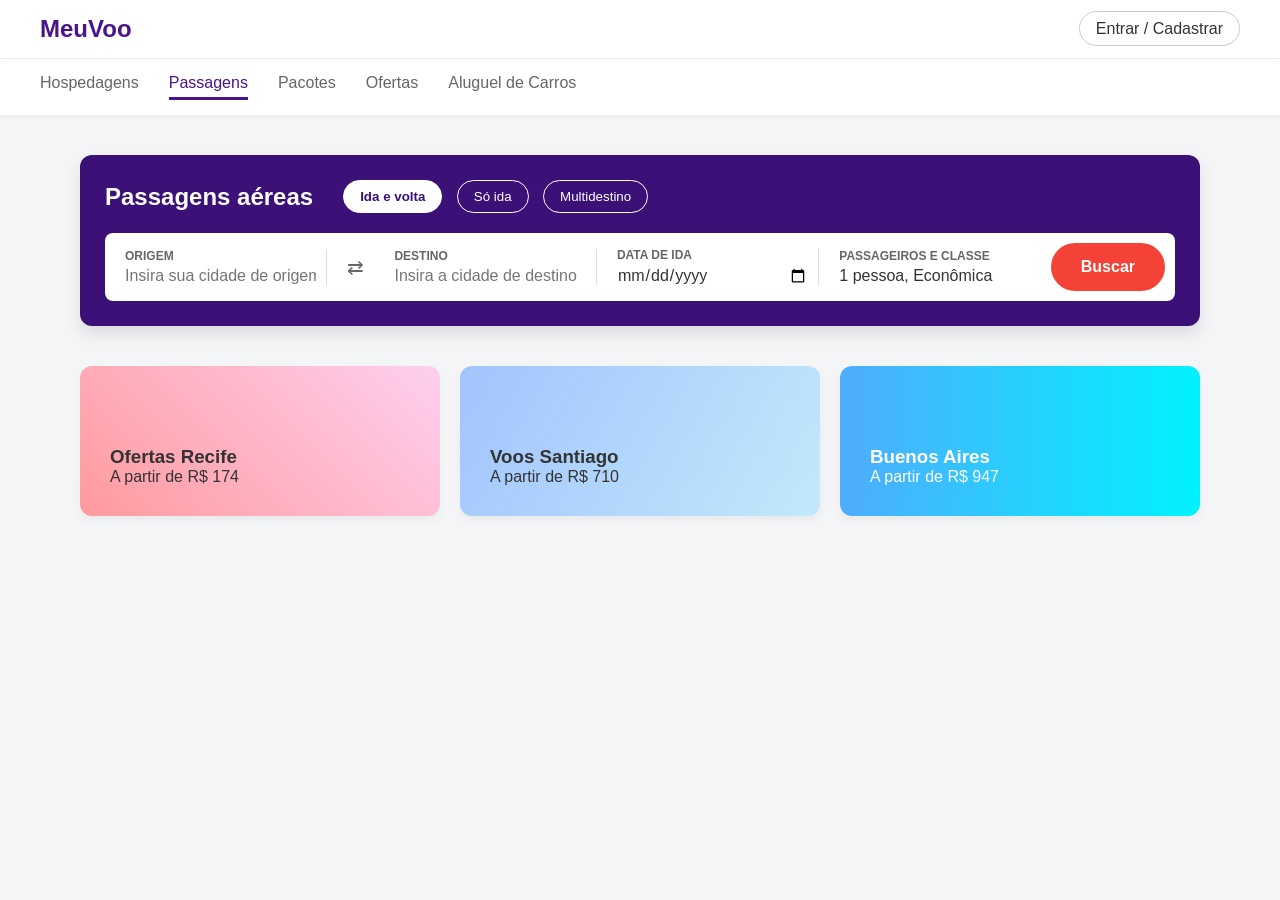
<file: src/main/resources/static/index.html>
<!DOCTYPE html>
<html lang="pt-BR">
<head>
    <meta charset="UTF-8">
    <meta name="viewport" content="width=device-width, initial-scale=1.0">
    <title>Busca de Voos</title>
    <link rel="stylesheet" href="Public/Styles/index.css">
</head>
<body>
<header class="top-header">
    <div class="logo">MeuVoo</div>
    <div class="user-actions">
        <a href="Public/login.html" class="btn-login-nav">Entrar / Cadastrar</a>
    </div>
</header>

<nav class="category-menu">
    <ul>
        <li>Hospedagens</li>
        <li class="active">Passagens</li>
        <li>Pacotes</li>
        <li>Ofertas</li>
        <li>Aluguel de Carros</li>
    </ul>
</nav>

<main class="dashboard-container">
    <section class="search-box">
        <div class="search-header">
            <h2>Passagens aéreas</h2>
            <div class="trip-types">
                <button class="active">Ida e volta</button>
                <button>Só ida</button>
                <button>Multidestino</button>
            </div>
        </div>

        <form id="flightSearchForm" class="search-form">
            <div class="input-group">
                <label for="from">Origem</label>
                <input type="text" id="from" name="from" placeholder="Insira sua cidade de origem" required>
            </div>

            <div class="swap-icon">⇄</div>

            <div class="input-group">
                <label for="to">Destino</label>
                <input type="text" id="to" name="to" placeholder="Insira a cidade de destino" required>
            </div>

            <div class="input-group">
                <label for="date">Data de Ida</label>
                <input type="date" id="date" name="date" required>
            </div>

            <div class="input-group">
                <label for="passengers">Passageiros e Classe</label>
                <input type="text" id="passengers" value="1 pessoa, Econômica" readonly>
            </div>

            <button type="submit" class="btn-search">Buscar</button>
        </form>
    </section>

    <section class="widgets-area">
        <div class="widget-card promo-1">
            <h3>Ofertas Recife</h3>
            <p>A partir de R$ 174</p>
        </div>
        <div class="widget-card promo-2">
            <h3>Voos Santiago</h3>
            <p>A partir de R$ 710</p>
        </div>
        <div class="widget-card promo-3">
            <h3>Buenos Aires</h3>
            <p>A partir de R$ 947</p>
        </div>
    </section>
</main>

<script src="Public/Scripts/index.js"></script>
</body>
</html>
</file>
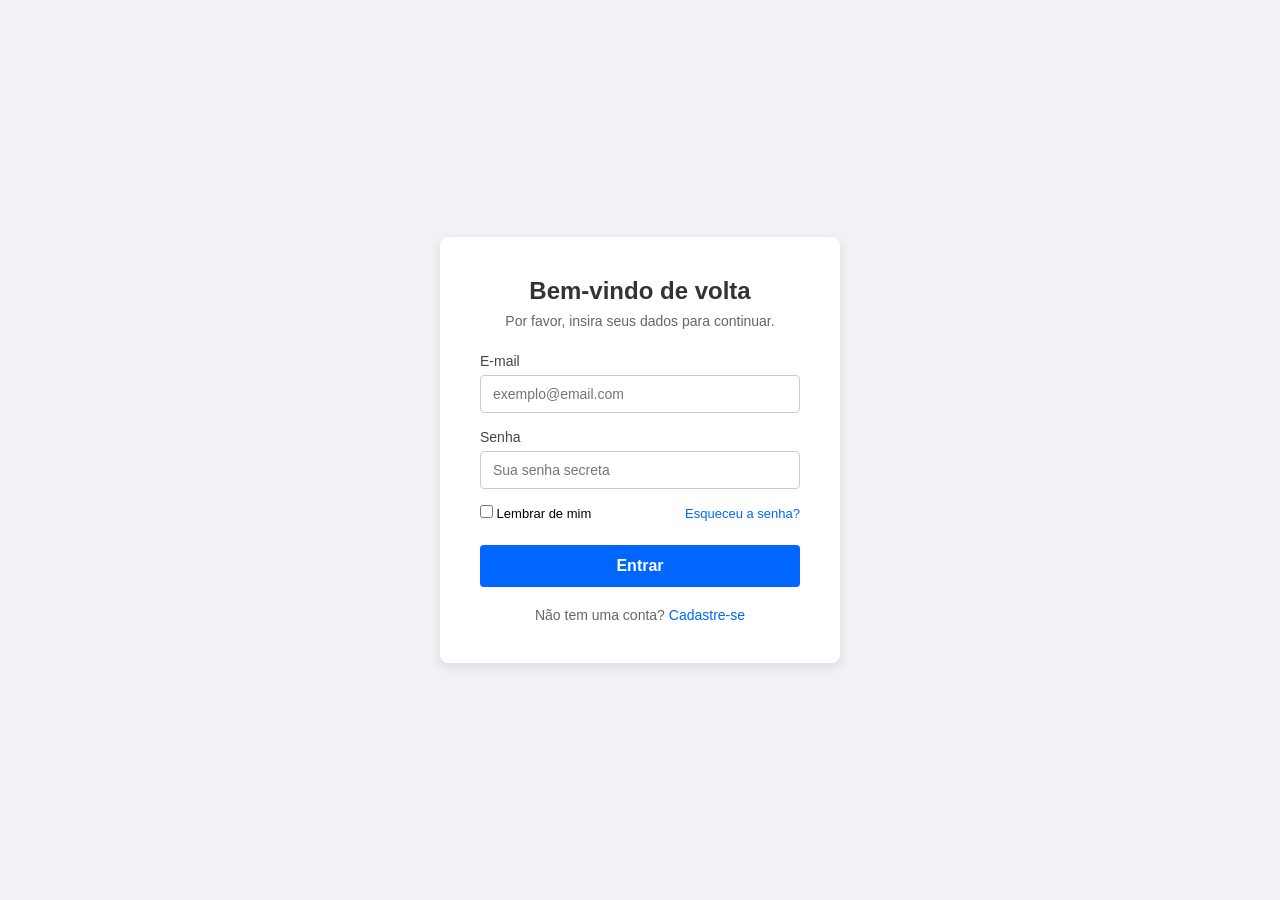
<file: src/main/resources/static/Public/login.html>
<!DOCTYPE html>
<html lang="pt-BR">
<head>
    <meta charset="UTF-8">
    <meta name="viewport" content="width=device-width, initial-scale=1.0">
    <title>Tela de Login</title>
    <link rel="stylesheet" href="Styles/login.css">
</head>
<body>
<div class="login-container">
    <form id="loginForm" class="login-form">
        <h2>Bem-vindo de volta</h2>
        <p class="subtitle">Por favor, insira seus dados para continuar.</p>

        <div class="input-group">
            <label for="email">E-mail</label>
            <input type="email" id="email" name="email" placeholder="exemplo@email.com" required>
        </div>

        <div class="input-group">
            <label for="password">Senha</label>
            <input type="password" id="password" name="password" placeholder="Sua senha secreta" required>
        </div>

        <div class="options">
            <label class="remember-me">
                <input type="checkbox" id="remember"> Lembrar de mim
            </label>
            <a href="#" class="forgot-password">Esqueceu a senha?</a>
        </div>

        <button type="submit" class="btn-login">Entrar</button>

        <p class="signup-link">Não tem uma conta? <a href="#">Cadastre-se</a></p>
    </form>
</div>

<script src="Scripts/login.js"></script>
</body>
</html>
</file>
<file: src/main/resources/static/Public/Styles/index.css>
* {
    margin: 0;
    padding: 0;
    box-sizing: border-box;
    font-family: 'Segoe UI', Tahoma, Geneva, Verdana, sans-serif;
}

body {
    background-color: #f4f5f7;
}

/* Cabeçalho */
.top-header {
    background-color: #ffffff;
    padding: 15px 40px;
    display: flex;
    justify-content: space-between;
    align-items: center;
    border-bottom: 1px solid #eaeaea;
}

.logo {
    font-size: 24px;
    font-weight: bold;
    color: #4a148c;
}

.btn-login-nav {
    text-decoration: none;
    color: #333;
    font-weight: 500;
    border: 1px solid #ccc;
    padding: 8px 16px;
    border-radius: 20px;
    transition: 0.3s;
}

.btn-login-nav:hover {
    background-color: #f0f0f0;
}

/* Menu de Categorias */
.category-menu {
    background-color: #ffffff;
    padding: 15px 40px;
    box-shadow: 0 2px 4px rgba(0,0,0,0.05);
}

.category-menu ul {
    list-style: none;
    display: flex;
    gap: 30px;
}

.category-menu li {
    color: #666;
    cursor: pointer;
    padding-bottom: 5px;
    font-weight: 500;
}

.category-menu li.active {
    color: #4a148c;
    border-bottom: 3px solid #4a148c;
}

/* Área Principal e Dashboard */
.dashboard-container {
    padding: 40px;
    max-width: 1200px;
    margin: 0 auto;
}

/* Caixa de Busca */
.search-box {
    background-color: #3b1178;
    border-radius: 12px;
    padding: 25px;
    color: white;
    box-shadow: 0 8px 16px rgba(0,0,0,0.1);
    margin-bottom: 40px;
}

.search-header {
    display: flex;
    align-items: center;
    gap: 30px;
    margin-bottom: 20px;
}

.trip-types button {
    background: transparent;
    border: 1px solid white;
    color: white;
    padding: 8px 16px;
    border-radius: 20px;
    cursor: pointer;
    margin-right: 10px;
}

.trip-types button.active {
    background-color: white;
    color: #3b1178;
    font-weight: bold;
}

/* Formulário de Busca */
.search-form {
    display: flex;
    align-items: center;
    background-color: white;
    padding: 10px;
    border-radius: 8px;
    gap: 10px;
}

.input-group {
    display: flex;
    flex-direction: column;
    flex: 1;
    padding: 0 10px;
    border-right: 1px solid #ddd;
}

.input-group:last-of-type {
    border-right: none;
}

.input-group label {
    color: #666;
    font-size: 12px;
    margin-bottom: 4px;
    font-weight: bold;
    text-transform: uppercase;
}

.input-group input {
    border: none;
    outline: none;
    font-size: 16px;
    color: #333;
    width: 100%;
}

.swap-icon {
    color: #666;
    font-size: 20px;
    padding: 0 10px;
    cursor: pointer;
}

.btn-search {
    background-color: #f44336;
    color: white;
    border: none;
    padding: 15px 30px;
    border-radius: 25px;
    font-size: 16px;
    font-weight: bold;
    cursor: pointer;
    transition: 0.3s;
}

.btn-search:hover {
    background-color: #d32f2f;
}

/* Widgets Customizáveis */
.widgets-area {
    display: flex;
    gap: 20px;
}

.widget-card {
    flex: 1;
    background-color: white;
    padding: 30px;
    border-radius: 12px;
    box-shadow: 0 4px 8px rgba(0,0,0,0.05);
    min-height: 150px;
    display: flex;
    flex-direction: column;
    justify-content: flex-end;
    color: white;
}

.promo-1 { background: linear-gradient(45deg, #ff9a9e 0%, #fecfef 99%, #fecfef 100%); color: #333;}
.promo-2 { background: linear-gradient(120deg, #a1c4fd 0%, #c2e9fb 100%); color: #333;}
.promo-3 { background: linear-gradient(to right, #4facfe 0%, #00f2fe 100%); }
</file>
<file: src/main/resources/static/Public/Styles/login.css>
* {
    margin: 0;
    padding: 0;
    box-sizing: border-box;
    font-family: 'Segoe UI', Tahoma, Geneva, Verdana, sans-serif;
}

body {
    background-color: #f0f2f5;
    display: flex;
    justify-content: center;
    align-items: center;
    min-height: 100vh;
}

.login-container {
    background-color: #ffffff;
    padding: 40px;
    border-radius: 8px;
    box-shadow: 0 4px 12px rgba(0, 0, 0, 0.1);
    width: 100%;
    max-width: 400px;
}

.login-form h2 {
    color: #333;
    margin-bottom: 8px;
    text-align: center;
}

.subtitle {
    color: #666;
    font-size: 14px;
    text-align: center;
    margin-bottom: 24px;
}

.input-group {
    margin-bottom: 16px;
}

.input-group label {
    display: block;
    margin-bottom: 6px;
    color: #444;
    font-size: 14px;
    font-weight: 500;
}

.input-group input {
    width: 100%;
    padding: 10px 12px;
    border: 1px solid #ccc;
    border-radius: 4px;
    font-size: 14px;
    transition: border-color 0.3s;
}

.input-group input:focus {
    border-color: #0066ff;
    outline: none;
}

.options {
    display: flex;
    justify-content: space-between;
    align-items: center;
    margin-bottom: 24px;
    font-size: 13px;
}

.forgot-password {
    color: #0066ff;
    text-decoration: none;
}

.forgot-password:hover {
    text-decoration: underline;
}

.btn-login {
    width: 100%;
    padding: 12px;
    background-color: #0066ff;
    color: white;
    border: none;
    border-radius: 4px;
    font-size: 16px;
    font-weight: bold;
    cursor: pointer;
    transition: background-color 0.3s;
}

.btn-login:hover {
    background-color: #0052cc;
}

.signup-link {
    text-align: center;
    margin-top: 20px;
    font-size: 14px;
    color: #666;
}

.signup-link a {
    color: #0066ff;
    text-decoration: none;
    font-weight: 500;
}

.signup-link a:hover {
    text-decoration: underline;
}
</file>
